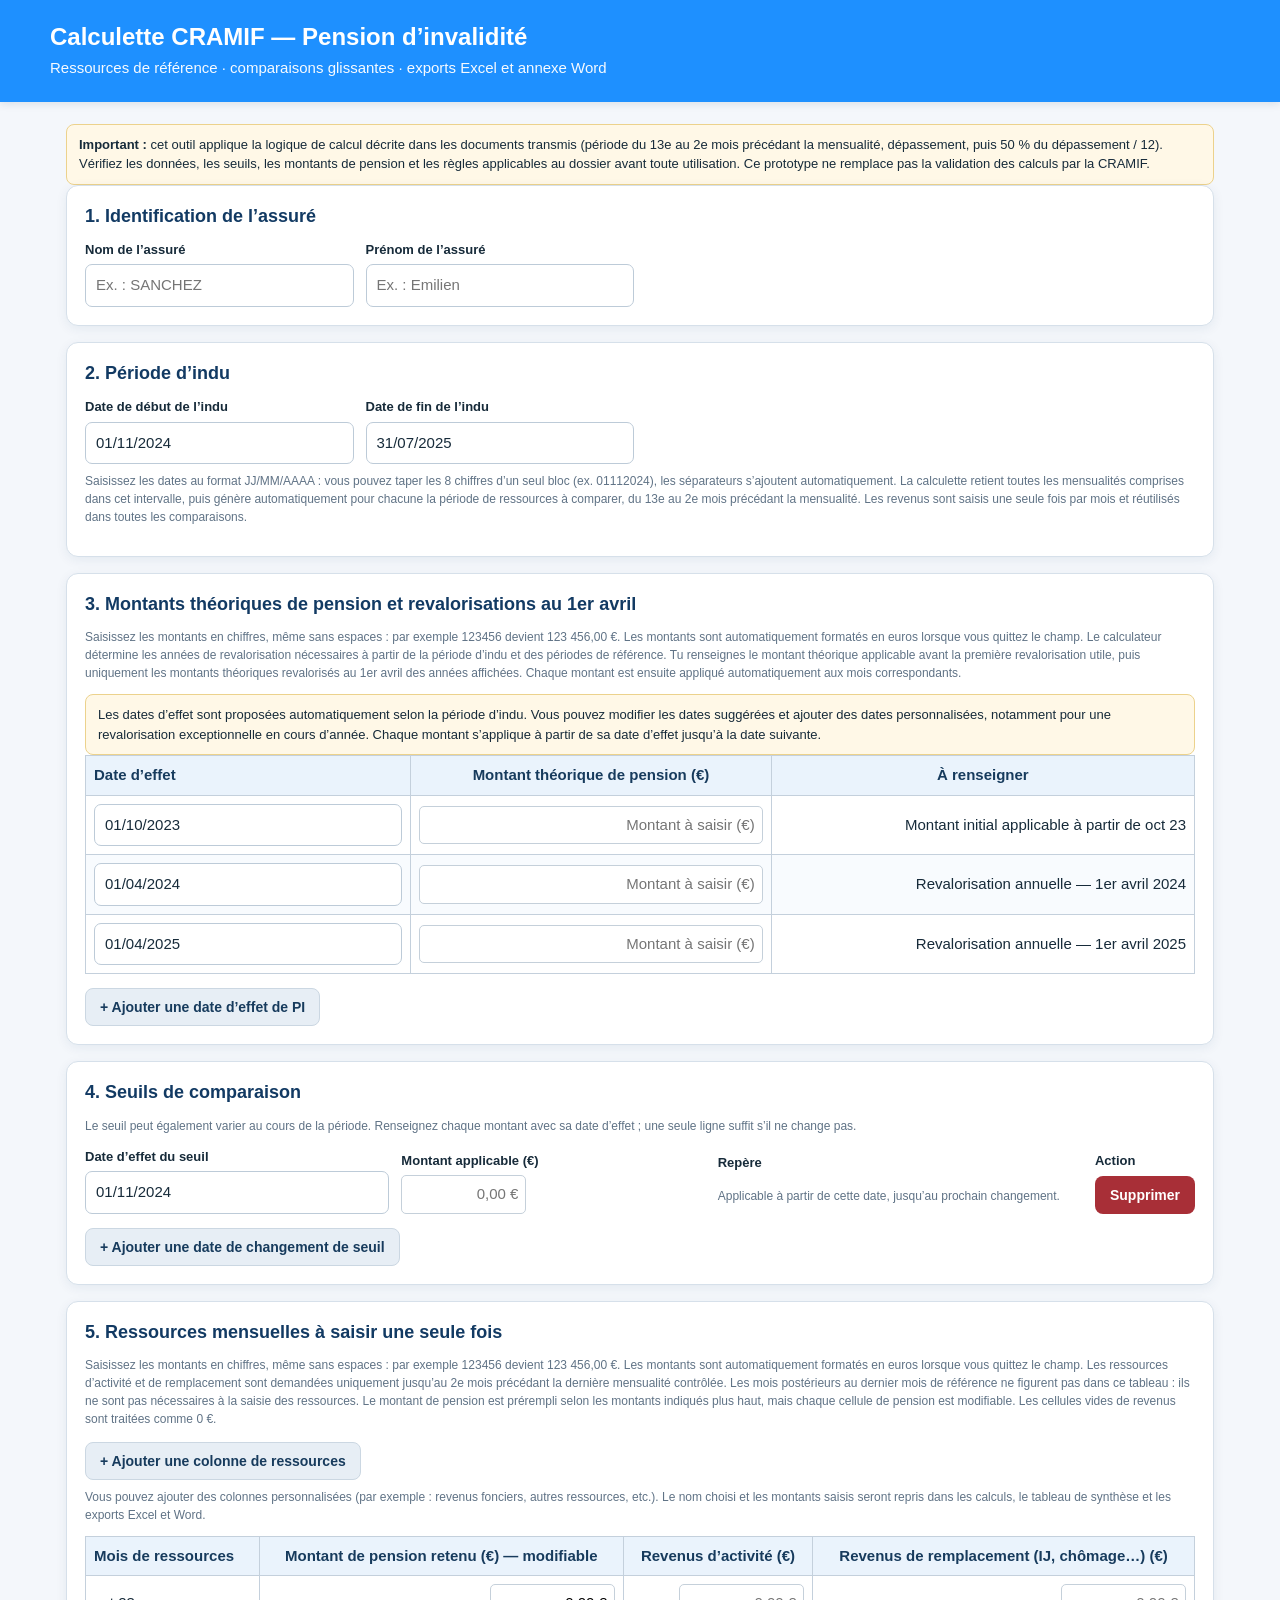
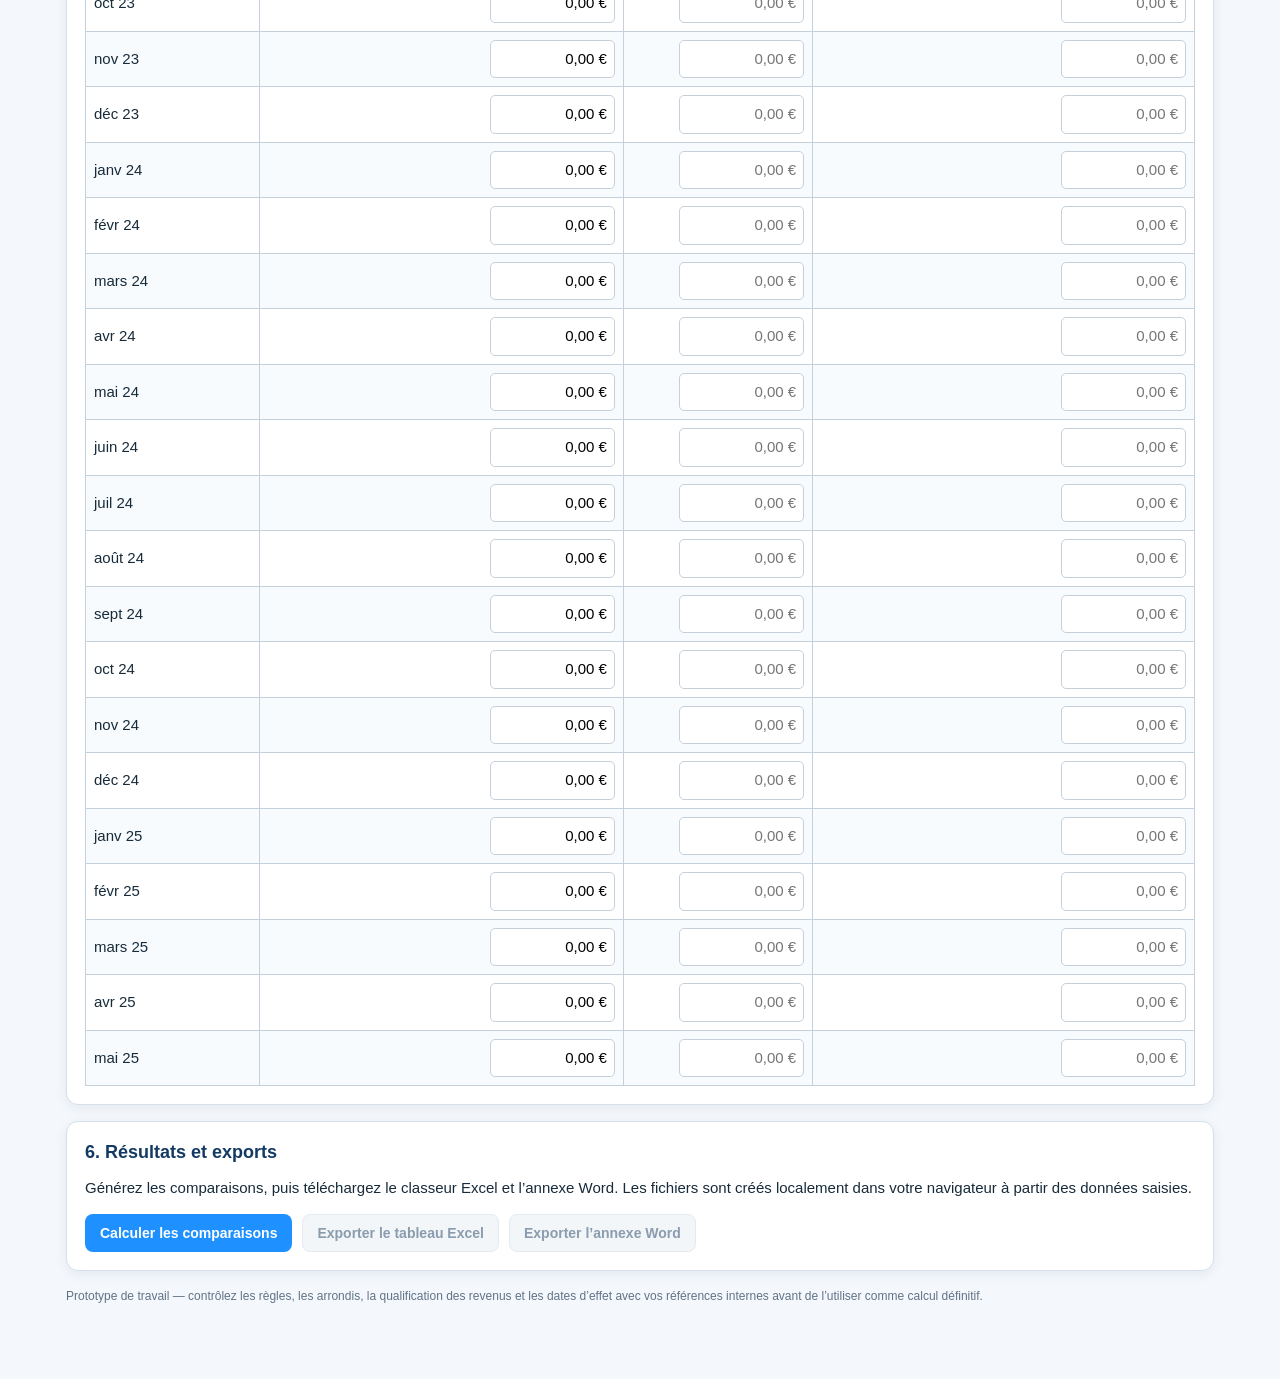
<file: index.html>
<!DOCTYPE html>
<html lang="fr">
<head>
<meta charset="utf-8">
<meta name="viewport" content="width=device-width,initial-scale=1">
<title>CRAMIF — Calcul des comparaisons de pension d’invalidité (version de travail)</title>
<link rel="stylesheet" href="style.css">
</head>
<body>
<header><h1>Calculette CRAMIF — Pension d’invalidité</h1><p>Ressources de référence · comparaisons glissantes · exports Excel et annexe Word</p></header>
<main>
<div class="notice"><b>Important :</b> cet outil applique la logique de calcul décrite dans les documents transmis (période du 13e au 2e mois précédant la mensualité, dépassement, puis 50 % du dépassement / 12). Vérifiez les données, les seuils, les montants de pension et les règles applicables au dossier avant toute utilisation. Ce prototype ne remplace pas la validation des calculs par la CRAMIF.</div>
<section class="panel">
<h2>1. Identification de l’assuré</h2>
<div class="grid">
<div class="field"><label for="name">Nom de l’assuré</label><input id="name" autocomplete="off" placeholder="Ex. : SANCHEZ"></div>
<div class="field"><label for="firstName">Prénom de l’assuré</label><input id="firstName" autocomplete="off" placeholder="Ex. : Emilien"></div>
</div>
</section>
<section class="panel">
<h2>2. Période d’indu</h2>
<div class="grid">
<div class="field"><label for="start">Date de début de l’indu</label><input id="start" class="date-entry" type="text" inputmode="numeric" maxlength="10" placeholder="JJ/MM/AAAA" value="01/11/2024"></div>
<div class="field"><label for="end">Date de fin de l’indu</label><input id="end" class="date-entry" type="text" inputmode="numeric" maxlength="10" placeholder="JJ/MM/AAAA" value="31/07/2025"></div>
</div>
<p class="small">Saisissez les dates au format JJ/MM/AAAA : vous pouvez taper les 8 chiffres d’un seul bloc (ex. 01112024), les séparateurs s’ajoutent automatiquement. La calculette retient toutes les mensualités comprises dans cet intervalle, puis génère automatiquement pour chacune la période de ressources à comparer, du 13e au 2e mois précédant la mensualité. Les revenus sont saisis une seule fois par mois et réutilisés dans toutes les comparaisons.</p>
</section>
<section class="panel">
<h2>3. Montants théoriques de pension et revalorisations au 1er avril</h2>
<p class="small">Saisissez les montants en chiffres, même sans espaces : par exemple 123456 devient 123 456,00 €. Les montants sont automatiquement formatés en euros lorsque vous quittez le champ.
Le calculateur détermine les années de revalorisation nécessaires à partir de la période d’indu et des périodes de référence. Tu renseignes le montant théorique applicable avant la première revalorisation utile, puis uniquement les montants théoriques revalorisés au 1er avril des années affichées. Chaque montant est ensuite appliqué automatiquement aux mois correspondants.</p>
<div id="piNeededNotice" class="notice">Renseigne d’abord la période d’indu pour identifier les revalorisations nécessaires.</div>
<div class="scroll"><table id="piNeededTable"><thead><tr><th>Date d’effet</th><th>Montant théorique de pension (€)</th><th>À renseigner</th></tr></thead><tbody></tbody></table></div>
<div class="actions"><button type="button" class="secondary" id="addPiEffectiveDate">+ Ajouter une date d’effet de PI</button></div>
</section>
<section class="panel">
<h2>4. Seuils de comparaison</h2>
<p class="small">Le seuil peut également varier au cours de la période. Renseignez chaque montant avec sa date d’effet ; une seule ligne suffit s’il ne change pas.</p>
<div id="thresholdBands"></div>
<div class="actions"><button type="button" class="secondary" id="addThreshold">+ Ajouter une date de changement de seuil</button></div>
</section>
<section class="panel">
<h2>5. Ressources mensuelles à saisir une seule fois</h2>
<p class="small">Saisissez les montants en chiffres, même sans espaces : par exemple 123456 devient 123 456,00 €. Les montants sont automatiquement formatés en euros lorsque vous quittez le champ. Les ressources d’activité et de remplacement sont demandées uniquement jusqu’au 2e mois précédant la dernière mensualité contrôlée. Les mois postérieurs au dernier mois de référence ne figurent pas dans ce tableau : ils ne sont pas nécessaires à la saisie des ressources. Le montant de pension est prérempli selon les montants indiqués plus haut, mais chaque cellule de pension est modifiable. Les cellules vides de revenus sont traitées comme 0 €.</p>
<div class="actions"><button type="button" class="secondary" id="addResourceColumn">+ Ajouter une colonne de ressources</button></div><p class="small">Vous pouvez ajouter des colonnes personnalisées (par exemple : revenus fonciers, autres ressources, etc.). Le nom choisi et les montants saisis seront repris dans les calculs, le tableau de synthèse et les exports Excel et Word.</p><div class="scroll"><table id="incomeTable"><thead><tr><th>Mois de ressources</th><th>Montant de pension retenu (€) — modifiable</th><th>Revenus d’activité (€)</th><th>Revenus de remplacement (IJ, chômage…) (€)</th></tr></thead><tbody></tbody></table></div>
</section>
<section class="panel">
<h2>6. Résultats et exports</h2>
<p>Générez les comparaisons, puis téléchargez le classeur Excel et l’annexe Word. Les fichiers sont créés localement dans votre navigateur à partir des données saisies.</p>
<div class="actions"><button id="calculate">Calculer les comparaisons</button><button id="exportXlsx" class="secondary" disabled>Exporter le tableau Excel</button><button id="exportDocx" class="secondary" disabled>Exporter l’annexe Word</button></div>
<div id="error" class="notice" style="display:none;margin-top:12px"></div>
<div id="results" class="results" style="margin-top:18px"><div id="summary"></div><div class="scroll" style="margin-top:12px"><table id="resultTable"><thead><tr><th>Mensualité</th><th>Total pension théorique</th><th>Revenus d’activité</th><th>Revenus de remplacement</th><th>Total ressources</th><th>Seuil</th><th>Dépassement</th><th>Réduction mensuelle</th><th>Pension théorique de la mensualité</th><th>Arrérages théoriques après réduction</th></tr></thead><tbody></tbody></table></div></div>
</section>
<p class="small">Prototype de travail — contrôlez les règles, les arrondis, la qualification des revenus et les dates d’effet avec vos références internes avant de l’utiliser comme calcul définitif.</p>
</main>
<script src="script.js" defer></script>
</body></html>
</file>
<file: style.css>
:root {
  --blue: #1e90ff;
  --blue-dark: #1476c9;
  --navy: #123a63;
  --bg: #f4f7fb;
  --line: #d6e0ea;
  --text: #172b3a;
  --muted: #607386;
  --white: #ffffff;
  --shadow: 0 3px 12px rgba(18, 58, 99, 0.07);
}

* { box-sizing: border-box; }
html { scroll-behavior: smooth; }
body {
  margin: 0;
  background: var(--bg);
  color: var(--text);
  font: 15px/1.5 Arial, Helvetica, sans-serif;
}

header {
  background: var(--blue);
  color: var(--white);
  padding: 22px max(18px, calc((100% - 1180px) / 2));
  box-shadow: 0 2px 8px rgba(18, 58, 99, 0.12);
}
header h1 { margin: 0 0 5px; font-size: 24px; line-height: 1.25; }
header p { margin: 0; opacity: .96; }

main { max-width: 1180px; margin: 22px auto; padding: 0 16px 40px; }
.panel {
  background: var(--white);
  border: 1px solid var(--line);
  border-radius: 12px;
  padding: 18px;
  margin: 0 0 16px;
  box-shadow: var(--shadow);
  min-width: 0;
}
h2 { font-size: 18px; color: var(--navy); margin: 0 0 12px; line-height: 1.35; }
h3 { font-size: 15px; margin: 12px 0 8px; color: var(--navy); }
p { margin-top: 8px; }
.small { font-size: 12px; color: var(--muted); }

.grid { display: grid; grid-template-columns: repeat(4, minmax(0, 1fr)); gap: 12px; }
.field { display: flex; flex-direction: column; gap: 5px; min-width: 0; }
.field label { font-weight: 700; font-size: 13px; }
.field input, .field select, input.date-entry, input.effdate {
  width: 100%; min-width: 0; padding: 9px 10px;
  border: 1px solid #bdcbd8; border-radius: 7px;
  font: inherit; color: var(--text); background: #fff;
}
input:focus, select:focus, textarea:focus {
  outline: 2px solid rgba(30, 144, 255, .25);
  border-color: var(--blue);
}
input.money { width: 125px; max-width: 100%; padding: 7px; border: 1px solid #c5d0da; border-radius: 5px; text-align: right; font: inherit; }

.scroll { width: 100%; overflow-x: auto; -webkit-overflow-scrolling: touch; }
table { border-collapse: collapse; width: 100%; min-width: 760px; background: #fff; }
th, td { border: 1px solid #c4d0dc; padding: 8px; text-align: right; vertical-align: middle; }
th { background: #eaf3fc; color: #173b5d; text-align: center; font-weight: 700; }
td:first-child, th:first-child { text-align: left; }
tbody tr:nth-child(even) { background: #f8fbfe; }
tbody tr:hover { background: #f0f7ff; }
#piNeededTable td input { width: 100%; min-width: 120px; }
#piNeededTable .pi-note { min-width: 190px; text-align: left; color: var(--muted); font-size: 12px; }
#incomeTable input { max-width: 100%; }

button {
  border: 1px solid transparent; border-radius: 8px; padding: 10px 14px;
  background: var(--blue); color: #fff; font-weight: 700; font-size: 14px;
  cursor: pointer; transition: background .15s ease, box-shadow .15s ease;
}
button:hover { background: var(--blue-dark); }
button:focus-visible { outline: 3px solid rgba(30, 144, 255, .3); outline-offset: 2px; }
button:disabled { opacity: .5; cursor: not-allowed; }
button.secondary { background: #e7eef5; color: #173b5d; border-color: #cbd7e2; }
button.secondary:hover { background: #d8e7f5; }
button.danger { background: #a82f37; color: #fff; }
button.danger:hover { background: #85232b; }
.actions { display: flex; gap: 10px; flex-wrap: wrap; margin-top: 14px; }
.notice { background: #fff8e7; border: 1px solid #ecd28c; border-radius: 8px; padding: 10px 12px; font-size: 13px; }
.results { display: none; }
.status { font-weight: 700; }
.good { color: #216e3a; }
.bad { color: #a52b31; }
.pill { display: inline-block; background: #eef4fa; border-radius: 6px; padding: 4px 7px; font-size: 12px; }
.band-row { grid-template-columns: minmax(150px, 1fr) minmax(170px, 1fr) minmax(190px, 1.2fr) auto; align-items: end; }
.band-row .field { min-width: 0; }

@media (max-width: 850px) {
  .grid { grid-template-columns: repeat(2, minmax(0, 1fr)); }
  .band-row { grid-template-columns: repeat(2, minmax(0, 1fr)); }
  header { padding: 18px; }
}
@media (max-width: 520px) {
  .grid, .band-row { grid-template-columns: 1fr; }
  header h1 { font-size: 20px; }
  main { margin: 14px auto; padding: 0 10px 28px; }
  .panel { padding: 13px; }
  .actions button { width: 100%; }
}
</file>
